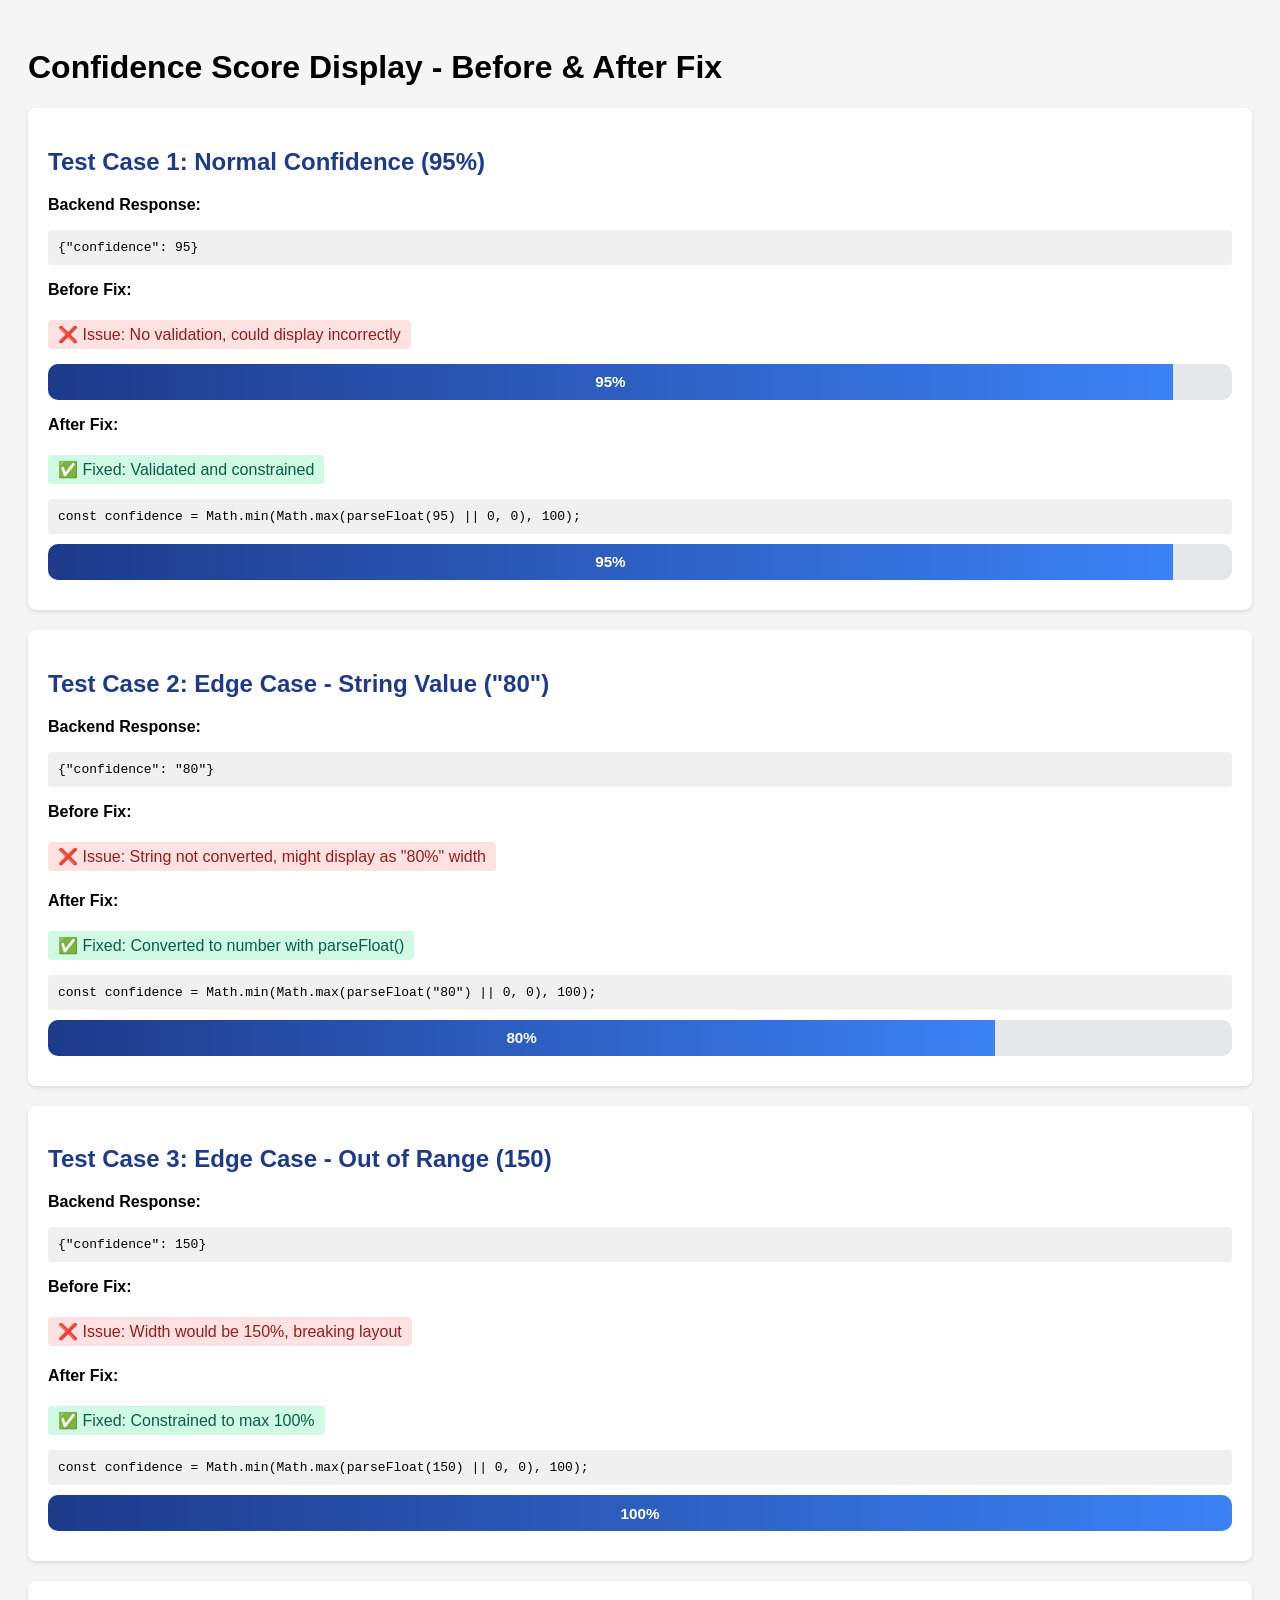
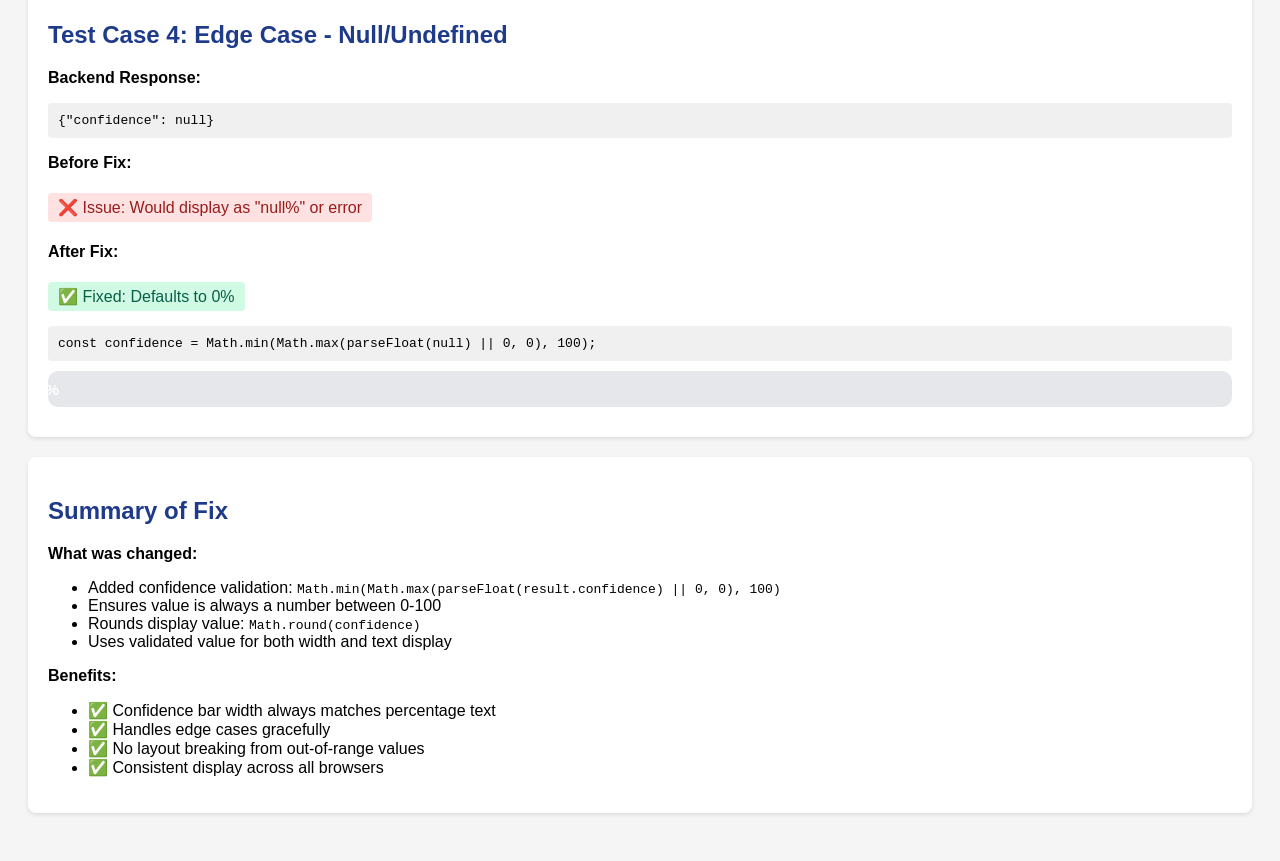
<file: tests/test_confidence_display.html>
<!DOCTYPE html>
<html>
<head>
    <title>Confidence Score Display Test</title>
    <style>
        body {
            font-family: Arial, sans-serif;
            padding: 20px;
            background: #f5f5f5;
        }
        .test-case {
            background: white;
            padding: 20px;
            margin: 20px 0;
            border-radius: 8px;
            box-shadow: 0 2px 4px rgba(0,0,0,0.1);
        }
        .confidence-bar {
            background: #e5e7eb;
            border-radius: 10px;
            height: 36px;
            overflow: hidden;
            margin: 10px 0;
        }
        .confidence-fill {
            height: 100%;
            background: linear-gradient(90deg, #1e3a8a 0%, #3b82f6 100%);
            display: flex;
            align-items: center;
            justify-content: center;
            color: white;
            font-weight: 700;
            font-size: 0.95rem;
            transition: width 0.6s ease-out;
        }
        .code {
            background: #f0f0f0;
            padding: 10px;
            border-radius: 4px;
            font-family: monospace;
            margin: 10px 0;
            overflow-x: auto;
        }
        h2 {
            color: #1e3a8a;
        }
        .status {
            padding: 5px 10px;
            border-radius: 4px;
            display: inline-block;
            margin: 5px 0;
        }
        .status.fixed {
            background: #d1fae5;
            color: #065f46;
        }
        .status.issue {
            background: #fee2e2;
            color: #991b1b;
        }
    </style>
</head>
<body>
    <h1>Confidence Score Display - Before & After Fix</h1>
    
    <div class="test-case">
        <h2>Test Case 1: Normal Confidence (95%)</h2>
        <p><strong>Backend Response:</strong></p>
        <div class="code">{"confidence": 95}</div>
        
        <p><strong>Before Fix:</strong></p>
        <div class="status issue">❌ Issue: No validation, could display incorrectly</div>
        <div class="confidence-bar">
            <div class="confidence-fill" style="width: 95%">95%</div>
        </div>
        
        <p><strong>After Fix:</strong></p>
        <div class="status fixed">✅ Fixed: Validated and constrained</div>
        <div class="code">const confidence = Math.min(Math.max(parseFloat(95) || 0, 0), 100);</div>
        <div class="confidence-bar">
            <div class="confidence-fill" style="width: 95%">95%</div>
        </div>
    </div>
    
    <div class="test-case">
        <h2>Test Case 2: Edge Case - String Value ("80")</h2>
        <p><strong>Backend Response:</strong></p>
        <div class="code">{"confidence": "80"}</div>
        
        <p><strong>Before Fix:</strong></p>
        <div class="status issue">❌ Issue: String not converted, might display as "80%" width</div>
        
        <p><strong>After Fix:</strong></p>
        <div class="status fixed">✅ Fixed: Converted to number with parseFloat()</div>
        <div class="code">const confidence = Math.min(Math.max(parseFloat("80") || 0, 0), 100);</div>
        <div class="confidence-bar">
            <div class="confidence-fill" style="width: 80%">80%</div>
        </div>
    </div>
    
    <div class="test-case">
        <h2>Test Case 3: Edge Case - Out of Range (150)</h2>
        <p><strong>Backend Response:</strong></p>
        <div class="code">{"confidence": 150}</div>
        
        <p><strong>Before Fix:</strong></p>
        <div class="status issue">❌ Issue: Width would be 150%, breaking layout</div>
        
        <p><strong>After Fix:</strong></p>
        <div class="status fixed">✅ Fixed: Constrained to max 100%</div>
        <div class="code">const confidence = Math.min(Math.max(parseFloat(150) || 0, 0), 100);</div>
        <div class="confidence-bar">
            <div class="confidence-fill" style="width: 100%">100%</div>
        </div>
    </div>
    
    <div class="test-case">
        <h2>Test Case 4: Edge Case - Null/Undefined</h2>
        <p><strong>Backend Response:</strong></p>
        <div class="code">{"confidence": null}</div>
        
        <p><strong>Before Fix:</strong></p>
        <div class="status issue">❌ Issue: Would display as "null%" or error</div>
        
        <p><strong>After Fix:</strong></p>
        <div class="status fixed">✅ Fixed: Defaults to 0%</div>
        <div class="code">const confidence = Math.min(Math.max(parseFloat(null) || 0, 0), 100);</div>
        <div class="confidence-bar">
            <div class="confidence-fill" style="width: 0%">0%</div>
        </div>
    </div>
    
    <div class="test-case">
        <h2>Summary of Fix</h2>
        <p><strong>What was changed:</strong></p>
        <ul>
            <li>Added confidence validation: <code>Math.min(Math.max(parseFloat(result.confidence) || 0, 0), 100)</code></li>
            <li>Ensures value is always a number between 0-100</li>
            <li>Rounds display value: <code>Math.round(confidence)</code></li>
            <li>Uses validated value for both width and text display</li>
        </ul>
        
        <p><strong>Benefits:</strong></p>
        <ul>
            <li>✅ Confidence bar width always matches percentage text</li>
            <li>✅ Handles edge cases gracefully</li>
            <li>✅ No layout breaking from out-of-range values</li>
            <li>✅ Consistent display across all browsers</li>
        </ul>
    </div>
</body>
</html>
</file>
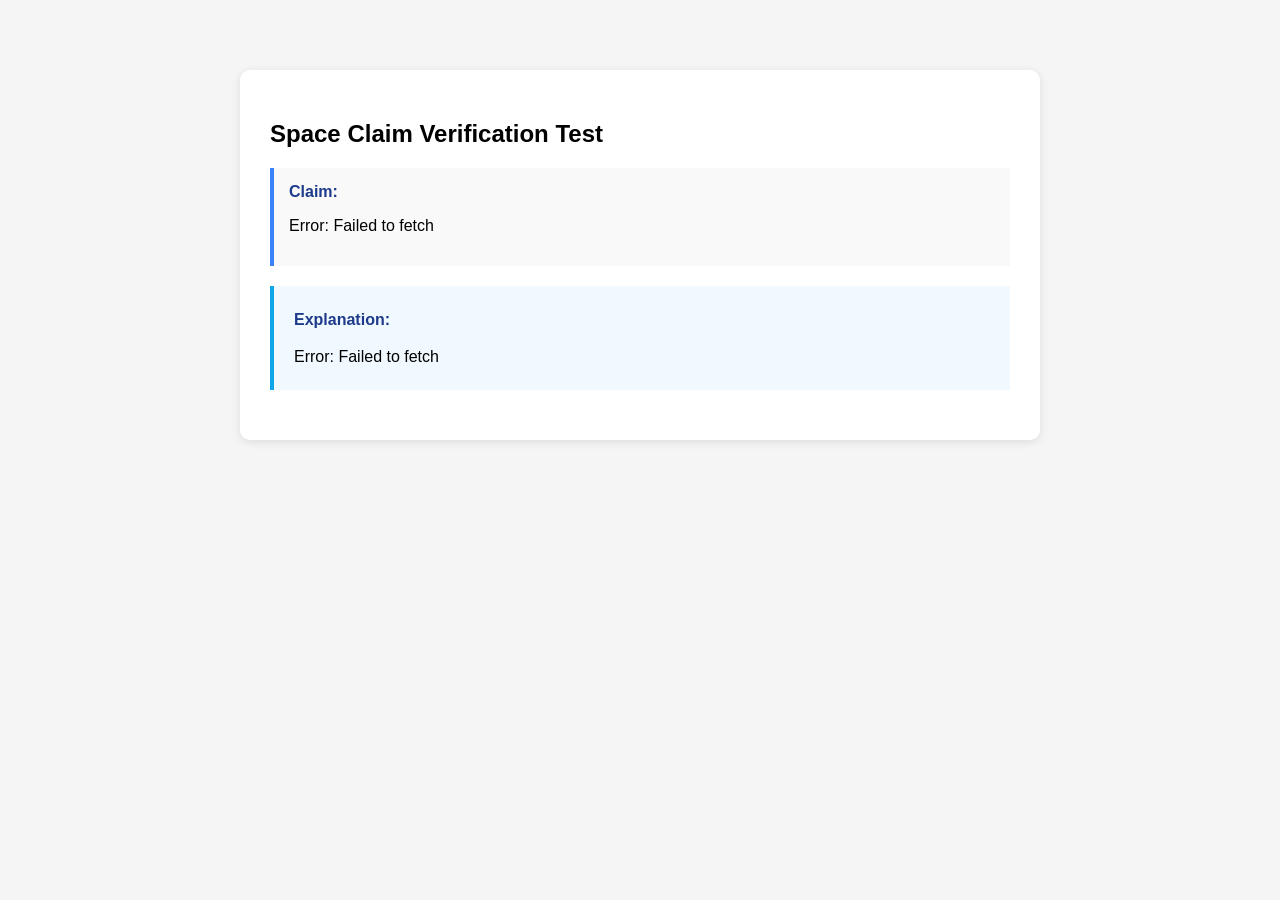
<file: tests/test_frontend_display.html>
<!DOCTYPE html>
<html lang="en">
<head>
    <meta charset="UTF-8">
    <meta name="viewport" content="width=device-width, initial-scale=1.0">
    <title>Test Frontend Display</title>
    <style>
        body {
            font-family: Arial, sans-serif;
            max-width: 800px;
            margin: 50px auto;
            padding: 20px;
            background: #f5f5f5;
        }
        .result-card {
            background: white;
            padding: 30px;
            border-radius: 10px;
            box-shadow: 0 2px 10px rgba(0,0,0,0.1);
        }
        .claim-section {
            margin: 20px 0;
            padding: 15px;
            background: #f9f9f9;
            border-left: 4px solid #3b82f6;
        }
        .explanation {
            margin: 20px 0;
            padding: 20px;
            background: #f0f9ff;
            border-left: 4px solid #0ea5e9;
            line-height: 1.7;
        }
        strong {
            display: block;
            margin-bottom: 10px;
            color: #1e3a8a;
        }
    </style>
</head>
<body>
    <div class="result-card">
        <h2>Space Claim Verification Test</h2>
        
        <div class="claim-section">
            <strong>Claim:</strong>
            <p id="claimText">Loading...</p>
        </div>
        
        <div class="explanation">
            <strong>Explanation:</strong>
            <div id="explanationText">Loading...</div>
        </div>
    </div>

    <script>
        // Simulate API call
        const API_URL = 'https://qycb40y6n6.execute-api.ap-south-1.amazonaws.com/dev/api/verify-sources';
        
        async function testClaim() {
            try {
                const response = await fetch(API_URL, {
                    method: 'POST',
                    headers: {
                        'Content-Type': 'application/json'
                    },
                    body: JSON.stringify({
                        claim: 'NASA Artemis II will send astronauts around the Moon in 2026',
                        sources: []
                    })
                });
                
                const result = await response.json();
                
                // Display full claim
                document.getElementById('claimText').textContent = result.claim;
                
                // Display full explanation
                document.getElementById('explanationText').textContent = result.explanation;
                
                console.log('Full result:', result);
                console.log('Claim length:', result.claim.length);
                console.log('Explanation length:', result.explanation.length);
                
            } catch (error) {
                document.getElementById('claimText').textContent = 'Error: ' + error.message;
                document.getElementById('explanationText').textContent = 'Error: ' + error.message;
            }
        }
        
        testClaim();
    </script>
</body>
</html>
</file>
